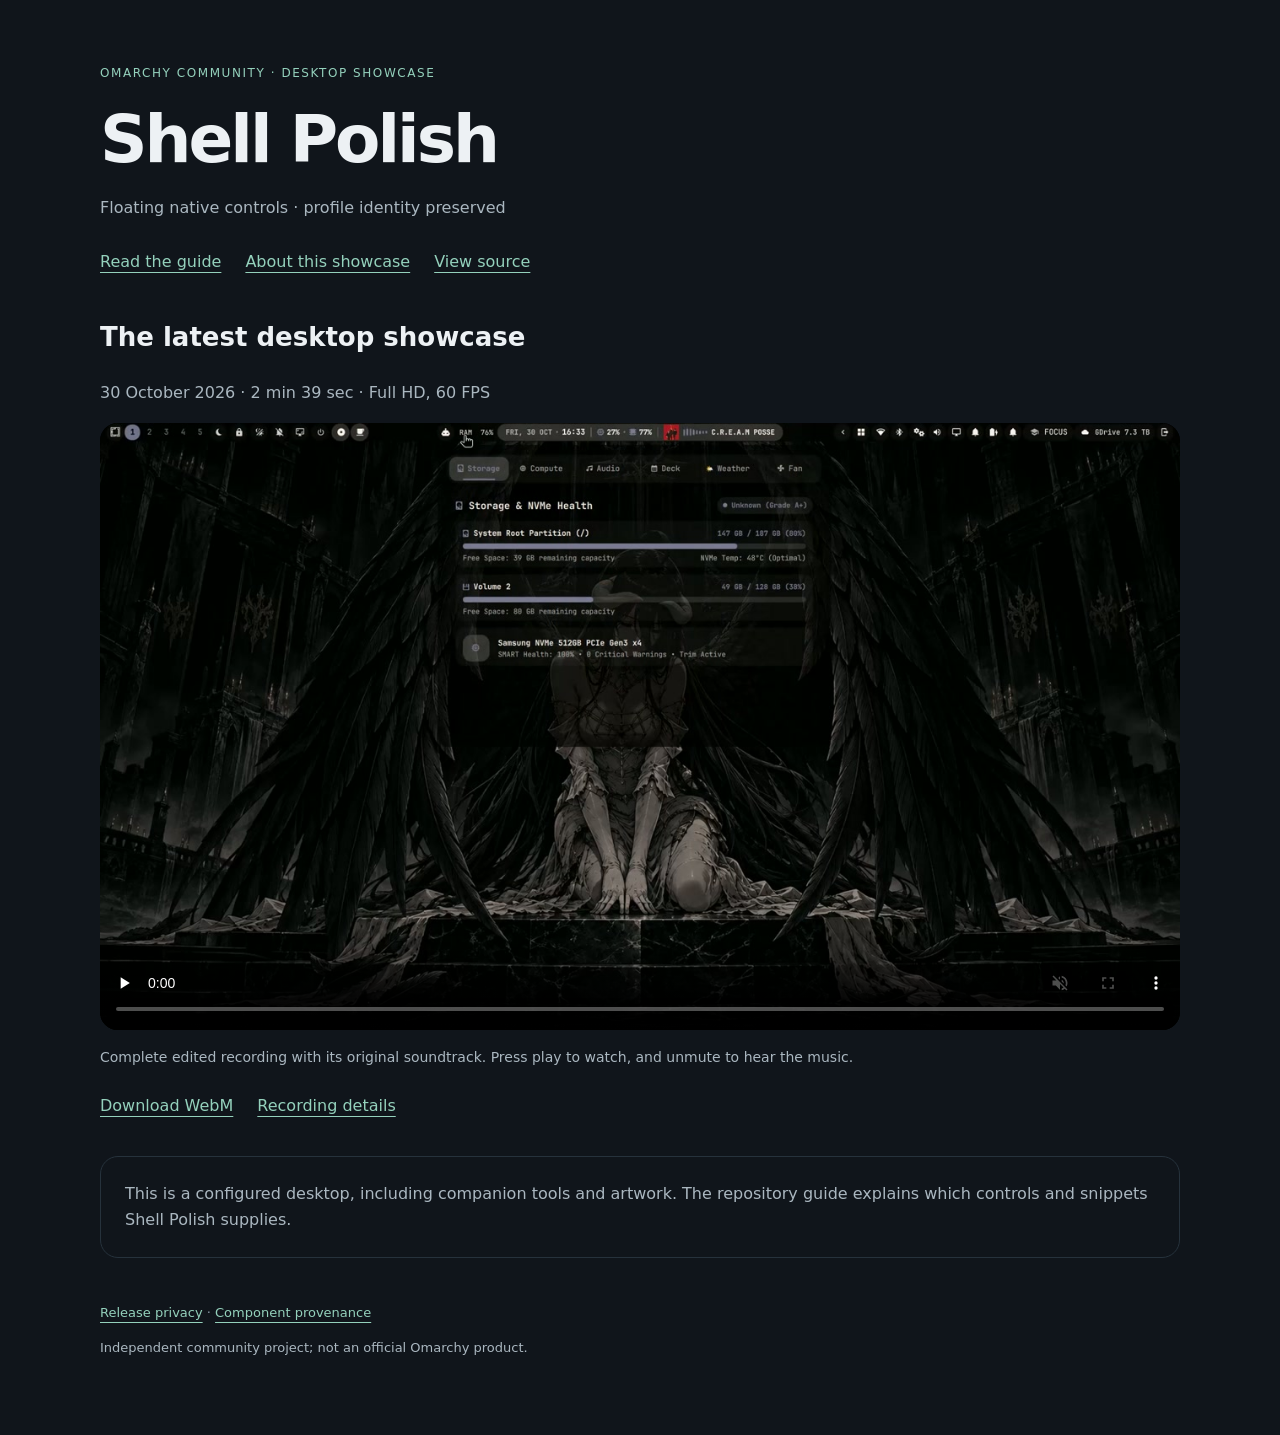
<file: index.html>
<!doctype html>
<html lang="en"><head><meta charset="utf-8"><meta name="viewport" content="width=device-width,initial-scale=1">
<meta name="description" content="Watch the latest supplied Omarchy Shell Polish desktop showcase: floating controls, glass windows, terminal layouts, system panels and theme changes.">
<title>Shell Polish · Latest desktop showcase</title><style>body{margin:0;background:#10151b;color:#edf1f4;font:16px/1.65 system-ui,sans-serif}main{max-width:1080px;margin:auto;padding:64px 26px}h1{font-size:clamp(34px,6vw,66px);line-height:1.08;letter-spacing:-.045em;margin:20px 0}h2{font-size:26px}p,li{color:#aab7c0}a{color:#94d1bc;text-underline-offset:5px}nav{display:flex;gap:24px;flex-wrap:wrap;margin:28px 0 40px}.tag{font-size:12px;letter-spacing:.13em;color:#94d1bc}video{display:block;width:100%;aspect-ratio:16/9;background:#000;border-radius:18px}figure{margin:0}figcaption{color:#aab7c0;font-size:14px;margin:16px 0 24px}.links{display:flex;gap:24px;flex-wrap:wrap}.scope{border:1px solid #26323c;border-radius:18px;padding:24px;margin-top:36px}.scope p{margin:0}footer{font-size:13px;margin-top:44px;color:#899aa7} @media(prefers-reduced-motion:no-preference){main{animation:enter .3s ease-out}@keyframes enter{from{opacity:0;transform:translateY(8px)}to{opacity:1;transform:none}}}</style></head>
<body><main><div class="tag">OMARCHY COMMUNITY · DESKTOP SHOWCASE</div><h1>Shell Polish</h1><p>Floating native controls · profile identity preserved</p>
<nav aria-label="Project links"><a href="https://github.com/aarushdalal/omarchy-shell-polish#readme">Read the guide</a><a href="https://github.com/aarushdalal/omarchy-shell-polish/blob/main/docs/SHOWCASE.md">About this showcase</a><a href="https://github.com/aarushdalal/omarchy-shell-polish/tree/main">View source</a></nav>
<section id="showcase" aria-labelledby="showcase-title"><h2 id="showcase-title">The latest desktop showcase</h2><p>30 October 2026 · 2 min 39 sec · Full HD, 60 FPS</p>
<figure><video controls muted playsinline preload="none" poster="assets/showcase/desktop-showcase-2026-10-30.jpg" aria-label="Latest Omarchy Shell Polish desktop showcase"><source src="assets/showcase/desktop-showcase-2026-10-30.webm" type="video/webm">Your browser cannot play this WebM. <a href="assets/showcase/desktop-showcase-2026-10-30.webm">Download the recording</a>.</video><figcaption>Complete edited recording with its original soundtrack. Press play to watch, and unmute to hear the music.</figcaption></figure>
<div class="links"><a href="assets/showcase/desktop-showcase-2026-10-30.webm" download>Download WebM</a><a href="https://github.com/aarushdalal/omarchy-shell-polish/blob/main/docs/SHOWCASE.md">Recording details</a></div></section>
<div class="scope"><p>This is a configured desktop, including companion tools and artwork. The repository guide explains which controls and snippets Shell Polish supplies.</p></div>
<footer><a href="https://github.com/aarushdalal/omarchy-shell-polish/blob/main/docs/RELEASE-PRIVACY.md">Release privacy</a> · <a href="https://github.com/aarushdalal/omarchy-shell-polish/blob/main/docs/COMPONENT-PROVENANCE.md">Component provenance</a><p>Independent community project; not an official Omarchy product.</p></footer>
</main></body></html>
</file>
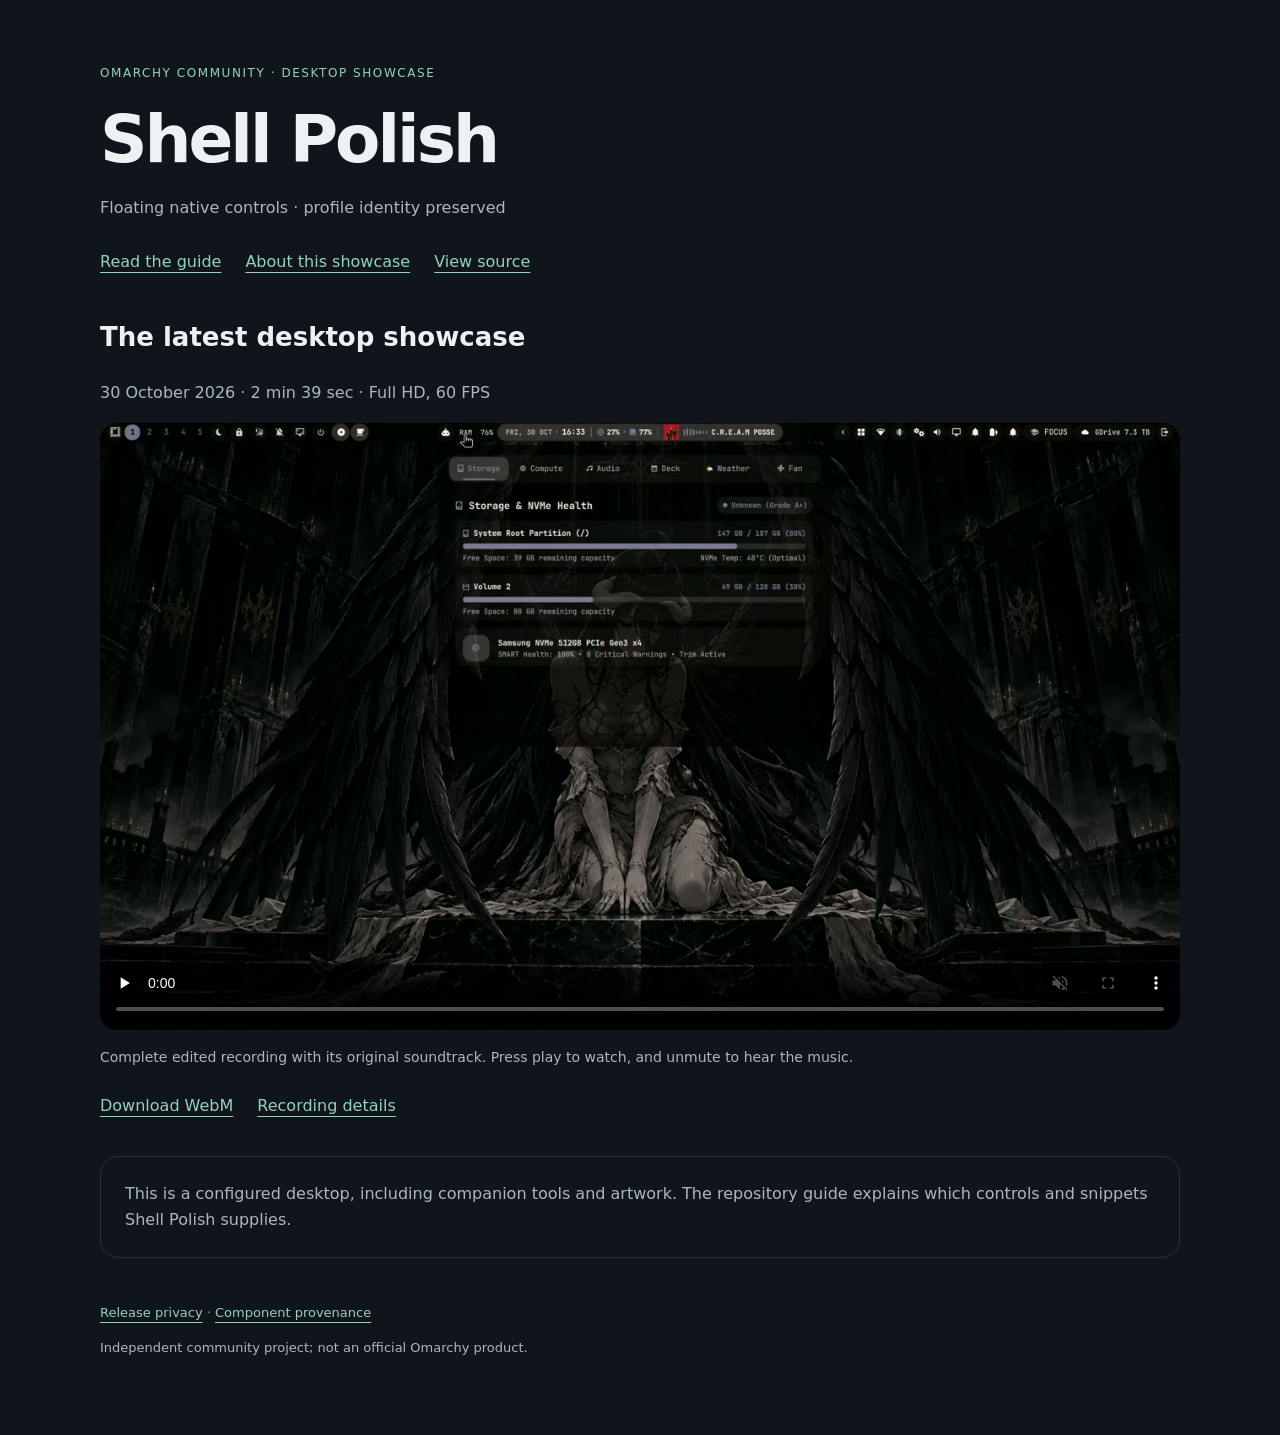
<file: docs/index.html>
<!doctype html>
<html lang="en"><head><meta charset="utf-8"><meta name="viewport" content="width=device-width,initial-scale=1">
<meta name="description" content="Watch the latest supplied Omarchy Shell Polish desktop showcase: floating controls, glass windows, terminal layouts, system panels and theme changes.">
<title>Shell Polish · Latest desktop showcase</title><style>body{margin:0;background:#10151b;color:#edf1f4;font:16px/1.65 system-ui,sans-serif}main{max-width:1080px;margin:auto;padding:64px 26px}h1{font-size:clamp(34px,6vw,66px);line-height:1.08;letter-spacing:-.045em;margin:20px 0}h2{font-size:26px}p,li{color:#aab7c0}a{color:#94d1bc;text-underline-offset:5px}nav{display:flex;gap:24px;flex-wrap:wrap;margin:28px 0 40px}.tag{font-size:12px;letter-spacing:.13em;color:#94d1bc}video{display:block;width:100%;aspect-ratio:16/9;background:#000;border-radius:18px}figure{margin:0}figcaption{color:#aab7c0;font-size:14px;margin:16px 0 24px}.links{display:flex;gap:24px;flex-wrap:wrap}.scope{border:1px solid #26323c;border-radius:18px;padding:24px;margin-top:36px}.scope p{margin:0}footer{font-size:13px;margin-top:44px;color:#899aa7} @media(prefers-reduced-motion:no-preference){main{animation:enter .3s ease-out}@keyframes enter{from{opacity:0;transform:translateY(8px)}to{opacity:1;transform:none}}}</style></head>
<body><main><div class="tag">OMARCHY COMMUNITY · DESKTOP SHOWCASE</div><h1>Shell Polish</h1><p>Floating native controls · profile identity preserved</p>
<nav aria-label="Project links"><a href="https://github.com/aarushdalal/omarchy-shell-polish#readme">Read the guide</a><a href="https://github.com/aarushdalal/omarchy-shell-polish/blob/main/docs/SHOWCASE.md">About this showcase</a><a href="https://github.com/aarushdalal/omarchy-shell-polish/tree/main">View source</a></nav>
<section id="showcase" aria-labelledby="showcase-title"><h2 id="showcase-title">The latest desktop showcase</h2><p>30 October 2026 · 2 min 39 sec · Full HD, 60 FPS</p>
<figure><video controls muted playsinline preload="none" poster="../assets/showcase/desktop-showcase-2026-10-30.jpg" aria-label="Latest Omarchy Shell Polish desktop showcase"><source src="../assets/showcase/desktop-showcase-2026-10-30.webm" type="video/webm">Your browser cannot play this WebM. <a href="../assets/showcase/desktop-showcase-2026-10-30.webm">Download the recording</a>.</video><figcaption>Complete edited recording with its original soundtrack. Press play to watch, and unmute to hear the music.</figcaption></figure>
<div class="links"><a href="../assets/showcase/desktop-showcase-2026-10-30.webm" download>Download WebM</a><a href="https://github.com/aarushdalal/omarchy-shell-polish/blob/main/docs/SHOWCASE.md">Recording details</a></div></section>
<div class="scope"><p>This is a configured desktop, including companion tools and artwork. The repository guide explains which controls and snippets Shell Polish supplies.</p></div>
<footer><a href="https://github.com/aarushdalal/omarchy-shell-polish/blob/main/docs/RELEASE-PRIVACY.md">Release privacy</a> · <a href="https://github.com/aarushdalal/omarchy-shell-polish/blob/main/docs/COMPONENT-PROVENANCE.md">Component provenance</a><p>Independent community project; not an official Omarchy product.</p></footer>
</main></body></html>
</file>
